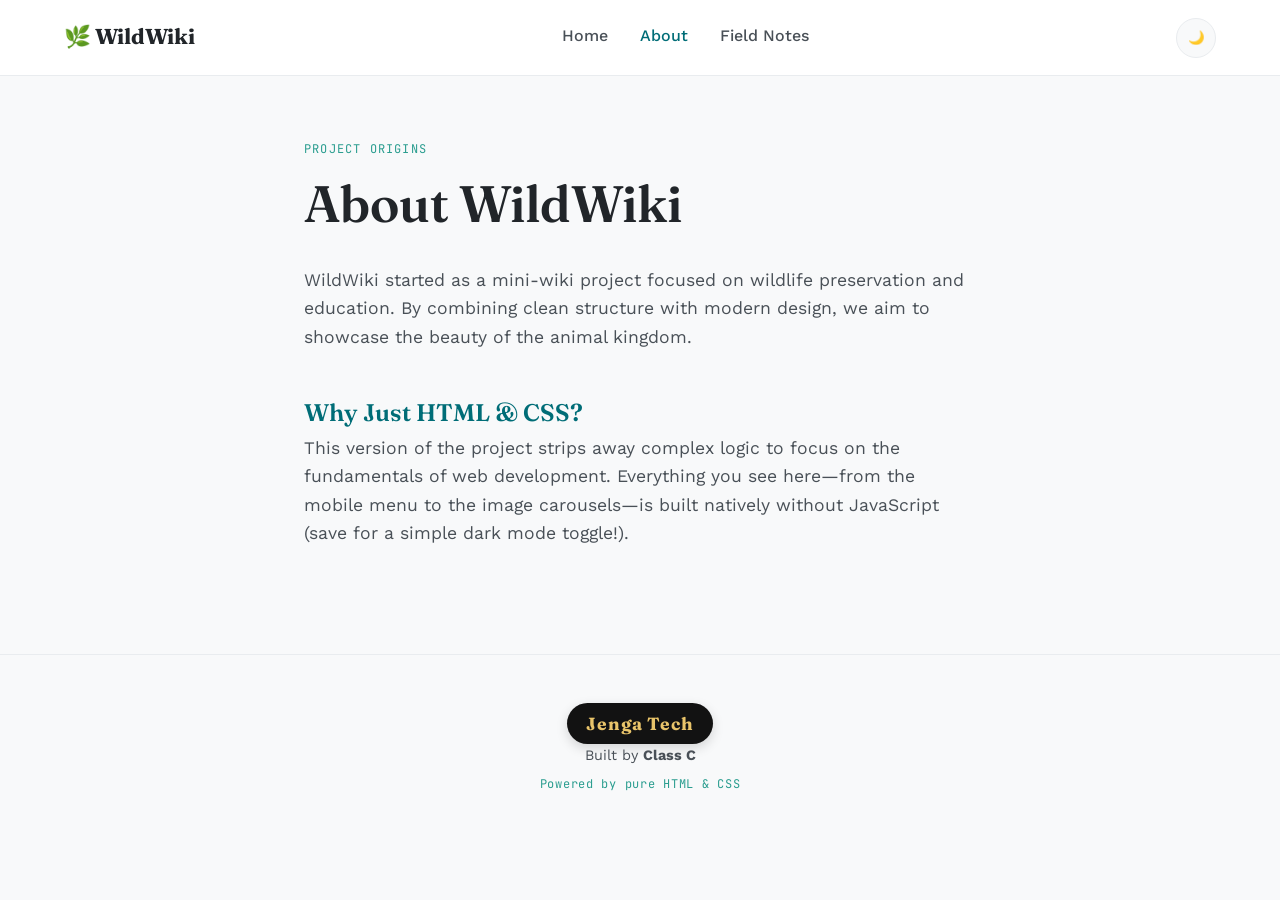
<file: about.html>
<!DOCTYPE html>
<html lang="en">
<head>
    <meta charset="UTF-8">
    <meta name="viewport" content="width=device-width, initial-scale=1.0">
    <title>WildWiki — About</title>
    <link href="https://fonts.googleapis.com/css2?family=Fraunces:wght@400;600;700&family=Work+Sans:wght@400;500;600&family=JetBrains+Mono&display=swap" rel="stylesheet">
    <link rel="stylesheet" href="css/style.css">
    <script>if (localStorage.getItem('wildwiki-theme') === 'dark') document.documentElement.setAttribute('data-theme', 'dark');</script>
</head>
<body>

    <!-- SHARED NAVIGATION -->
    <header class="navbar">
        <a href="index.html" class="navbar__brand">🌿 WildWiki</a>
        <input type="checkbox" id="nav-checkbox">
        <nav class="navbar__nav">
            <a href="index.html" class="navbar__link">Home</a>
            <a href="about.html" class="navbar__link is-active">About</a>
            <a href="funfacts.html" class="navbar__link">Field Notes</a>
        </nav>
        <div class="navbar__actions">
            <button id="themeToggle" class="theme-toggle" type="button" aria-label="Toggle dark mode">
                <span class="theme-toggle__icon">🌙</span>
            </button>
            <label for="nav-checkbox" class="nav-toggle-label">
                <span></span><span></span><span></span>
            </label>
        </div>
    </header>

    <main style="max-width: 800px; margin: 4rem auto; padding: 0 5%; min-height: 50vh;">
        <p class="eyebrow">PROJECT ORIGINS</p>
        <h1 class="hero__title" style="margin-bottom: 2rem;">About WildWiki</h1>
        
        <article style="font-size: 1.1rem; color: var(--color-ink-soft);">
            <p style="margin-bottom: 1.5rem;">WildWiki started as a mini-wiki project focused on wildlife preservation and education. By combining clean structure with modern design, we aim to showcase the beauty of the animal kingdom.</p>
            
            <h2 class="topic-title" style="margin-top: 3rem; font-size: 1.5rem;">Why Just HTML & CSS?</h2>
            <p>This version of the project strips away complex logic to focus on the fundamentals of web development. Everything you see here—from the mobile menu to the image carousels—is built natively without JavaScript (save for a simple dark mode toggle!).</p>
        </article>
    </main>

    <!-- SHARED FOOTER -->
    <footer class="footer">
        <div class="footer__brand">Jenga Tech</div>
        <p>Built by <strong>Class C</strong></p>
        <p class="tag-mono">Powered by pure HTML &amp; CSS</p>
    </footer>

    <script src="js/script.js"></script>
</body>
</html>
</file>
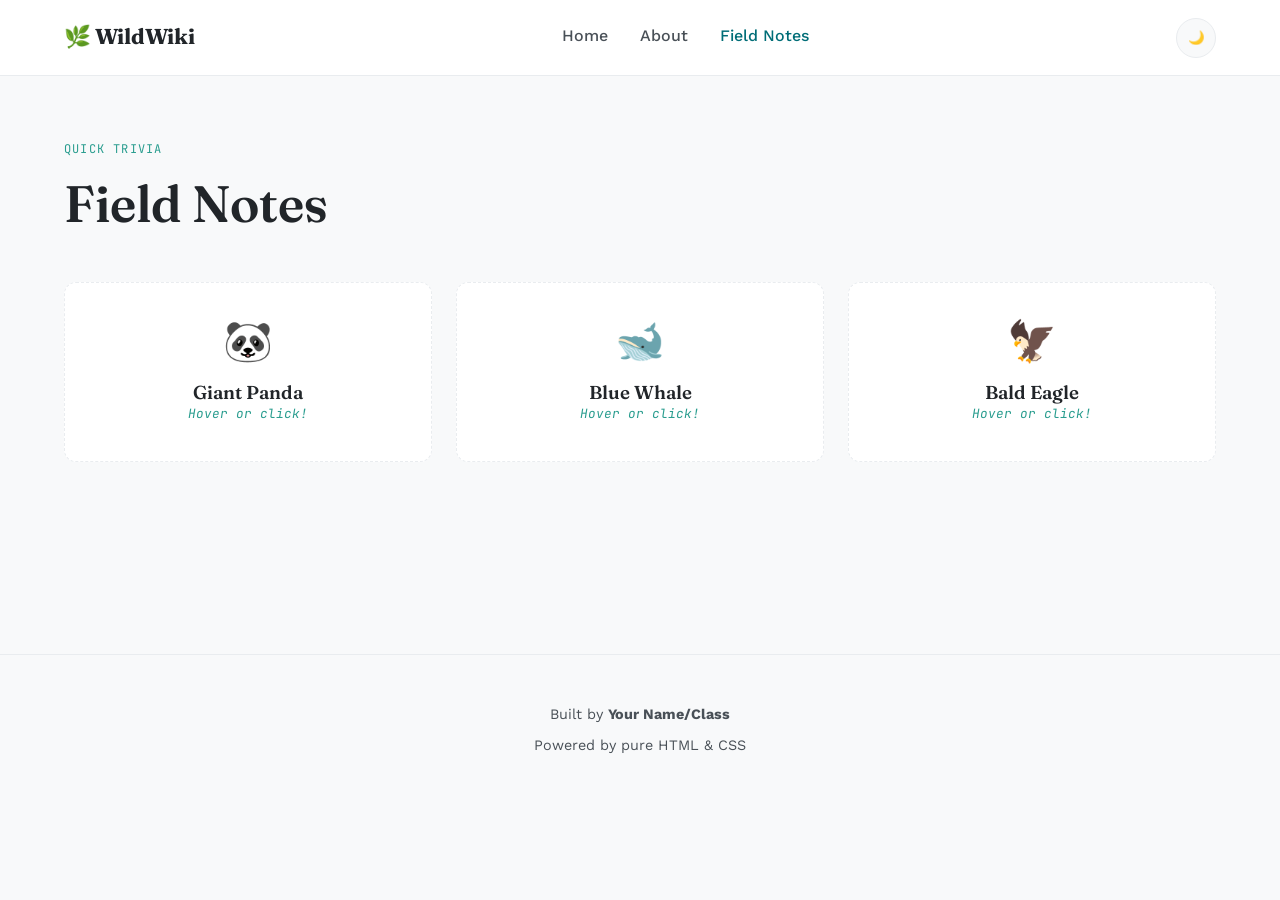
<file: funfacts.html>
<!DOCTYPE html>
<html lang="en">
<head>
    <meta charset="UTF-8">
    <meta name="viewport" content="width=device-width, initial-scale=1.0">
    <title>WildWiki — Field Notes</title>
    <link href="https://fonts.googleapis.com/css2?family=Fraunces:wght@400;600;700&family=Work+Sans:wght@400;500;600&family=JetBrains+Mono&display=swap" rel="stylesheet">
    <link rel="stylesheet" href="css/style.css">
    <script>if (localStorage.getItem('wildwiki-theme') === 'dark') document.documentElement.setAttribute('data-theme', 'dark');</script>
</head>
<body>

    <!-- SHARED NAVIGATION -->
    <header class="navbar">
        <a href="index.html" class="navbar__brand">🌿 WildWiki</a>
        <input type="checkbox" id="nav-checkbox">
        <nav class="navbar__nav">
            <a href="index.html" class="navbar__link">Home</a>
            <a href="about.html" class="navbar__link">About</a>
            <a href="funfacts.html" class="navbar__link is-active">Field Notes</a>
        </nav>
        <div class="navbar__actions">
            <button id="themeToggle" class="theme-toggle" type="button" aria-label="Toggle dark mode">
                <span class="theme-toggle__icon">🌙</span>
            </button>
            <label for="nav-checkbox" class="nav-toggle-label">
                <span></span><span></span><span></span>
            </label>
        </div>
    </header>

    <main style="max-width: var(--max-width); margin: 4rem auto; padding: 0 5%; min-height: 50vh;">
        <p class="eyebrow">QUICK TRIVIA</p>
        <h1 class="hero__title" style="margin-bottom: 3rem;">Field Notes</h1>
        
        <div class="flip-grid">
            <!-- Pure CSS Flip Card 1 -->
            <div class="flip-card" tabindex="0">
                <div class="flip-card__inner">
                    <div class="flip-card__front">
                        <span style="font-size: 2.5rem; margin-bottom: 0.5rem;">🐼</span>
                        <h3>Giant Panda</h3>
                        <p class="scientific-name">Hover or click!</p>
                    </div>
                    <div class="flip-card__back">
                        <p>Giant pandas spend 10 to 16 hours a day foraging and eating bamboo!</p>
                    </div>
                </div>
            </div>

            <!-- Pure CSS Flip Card 2 -->
            <div class="flip-card" tabindex="0">
                <div class="flip-card__inner">
                    <div class="flip-card__front">
                        <span style="font-size: 2.5rem; margin-bottom: 0.5rem;">🐋</span>
                        <h3>Blue Whale</h3>
                        <p class="scientific-name">Hover or click!</p>
                    </div>
                    <div class="flip-card__back">
                        <p>A blue whale's tongue can weigh as much as an elephant.</p>
                    </div>
                </div>
            </div>

            <!-- Pure CSS Flip Card 3 -->
            <div class="flip-card" tabindex="0">
                <div class="flip-card__inner">
                    <div class="flip-card__front">
                        <span style="font-size: 2.5rem; margin-bottom: 0.5rem;">🦅</span>
                        <h3>Bald Eagle</h3>
                        <p class="scientific-name">Hover or click!</p>
                    </div>
                    <div class="flip-card__back">
                        <p>They can reach speeds up to 100 mph when diving for prey.</p>
                    </div>
                </div>
            </div>
        </div>
    </main>

    <!-- SHARED FOOTER -->
    <footer class="footer">
        <p>Built by <strong>Your Name/Class</strong></p>
        <p>Powered by pure HTML & CSS</p>
    </footer>

    <script src="js/script.js"></script>
</body>
</html>
</file>
<file: css/style.css>
/* =====================================================================
   WILDWIKI STYLESHEET (PURE CSS SCROLL-SNAP EDITION)
   ===================================================================== */

:root {
  /* Vibrant Colour palette — light mode */
  --color-bg: #F8F9FA;
  --color-bg-elevated: #FFFFFF;
  --color-ink: #212529;
  --color-ink-soft: #495057;
  --color-primary: #006D77;
  --color-primary-light: #2A9D8F;
  --color-accent: #E9C46A;
  --color-accent-warm: #F4A261;
  --color-border: #E9ECEF;
  --color-danger: #E76F51;

  /* Typography */
  --font-display: 'Fraunces', serif;
  --font-body: 'Work Sans', sans-serif;
  --font-mono: 'JetBrains Mono', monospace;

  /* Layout */
  --sidebar-width: 200px;
  --max-width: 1300px;
  --radius: 12px;
  --shadow: 0 8px 24px rgba(0, 109, 119, 0.08);
  --transition: 0.3s ease;
}

[data-theme="dark"] {
  --color-bg: #121212;
  --color-bg-elevated: #1E1E1E;
  --color-ink: #F8F9FA;
  --color-ink-soft: #ADB5BD;
  --color-primary: #83C5BE;
  --color-primary-light: #48CAE4;
  --color-accent: #FFDDD2;
  --color-accent-warm: #E29578;
  --color-border: #343A40;
  --shadow: 0 8px 24px rgba(0, 0, 0, 0.5);
}

* {
  margin: 0;
  padding: 0;
  box-sizing: border-box;
}

html {
  /* Makes sidebar hash links glide smoothly */
  scroll-behavior: smooth; 
  /* Offset scroll so fixed navbar doesn't cover section headers */
  scroll-padding-top: 100px; 
}

body {
  font-family: var(--font-body);
  background: var(--color-bg);
  color: var(--color-ink);
  line-height: 1.6;
  transition: background var(--transition), color var(--transition);
}

img, video {
  max-width: 100%;
  display: block;
  border-radius: var(--radius);
}

a { color: inherit; text-decoration: none; }
h1, h2, h3 { font-family: var(--font-display); line-height: 1.15; font-weight: 600; }

.tag-mono {
  font-family: var(--font-mono);
  font-size: 0.75rem;
  letter-spacing: 0.06em;
  color: var(--color-primary-light);
}

/* --- NAVBAR --- */
.navbar {
  display: flex;
  align-items: center;
  justify-content: space-between;
  padding: 1.1rem 5%;
  background: var(--color-bg-elevated);
  border-bottom: 1px solid var(--color-border);
  position: sticky;
  top: 0;
  z-index: 50;
}

.navbar__brand { font-family: var(--font-display); font-size: 1.35rem; font-weight: 700; display: flex; align-items: center; gap: 0.4rem; }
.navbar__nav { display: flex; gap: 2rem; }
.navbar__link { font-weight: 500; color: var(--color-ink-soft); padding-bottom: 4px; }
.navbar__link:hover, .navbar__link.is-active { color: var(--color-primary); }

.navbar__actions { display: flex; align-items: center; gap: 0.75rem; }

.theme-toggle {
  background: var(--color-bg); border: 1px solid var(--color-border);
  border-radius: 50%; width: 40px; height: 40px; cursor: pointer;
}

/* CSS-ONLY MOBILE MENU HACK */
#nav-checkbox { display: none; }
.nav-toggle-label {
  display: none; flex-direction: column; gap: 5px; cursor: pointer;
}
.nav-toggle-label span { width: 24px; height: 2px; background: var(--color-ink); }

/* --- HERO --- */
.hero { display: flex; align-items: center; gap: 4rem; padding: 4rem 5%; max-width: var(--max-width); margin: 0 auto; }
.hero__text { flex: 1.1; }
.eyebrow { font-family: var(--font-mono); font-size: 0.75rem; letter-spacing: 0.1em; color: var(--color-primary-light); margin-bottom: 1rem; }
.hero__title { font-size: clamp(2rem, 4vw, 3.2rem); margin-bottom: 1.2rem; }
.hero__title em { font-style: italic; color: var(--color-primary); }
.hero__subtitle { color: var(--color-ink-soft); max-width: 46ch; margin-bottom: 2rem; font-size: 1.05rem; }
.hero__cta-row { display: flex; gap: 1rem; margin-bottom: 3rem; flex-wrap: wrap; }

.btn { display: inline-block; padding: 0.85rem 1.6rem; border-radius: 999px; font-weight: 600; }
.btn--primary { background: var(--color-primary); color: #fff; }
.btn--ghost { border: 1px solid var(--color-border); color: var(--color-ink); }

/* --- PURE CSS SCROLL-SNAP CAROUSEL WITH SCROLLBAR --- */
.carousel {
  flex: 1;
  border-radius: var(--radius);
  overflow: hidden;
  box-shadow: var(--shadow);
  background: var(--color-bg-elevated);
}

.carousel__track {
  display: flex;
  overflow-x: auto;
  scroll-snap-type: x mandatory;
  scroll-behavior: smooth;
  /* Firefox Scrollbar Styling */
  scrollbar-width: thin;
  scrollbar-color: var(--color-primary-light) var(--color-bg);
}

/* WebKit (Chrome, Safari, Edge) Scrollbar Styling */
.carousel__track::-webkit-scrollbar {
  height: 8px;
}

.carousel__track::-webkit-scrollbar-track {
  background: var(--color-bg);
}

.carousel__track::-webkit-scrollbar-thumb {
  background-color: var(--color-primary-light);
  border-radius: 999px;
}

.carousel__slide {
  scroll-snap-align: start;
  scroll-snap-stop: always;
  flex: 0 0 100%;
}

.carousel__slide img {
  border-radius: 0;
  width: 100%;
  height: 340px;
  object-fit: cover;
}

.carousel__slide figcaption {
  padding: 1rem 1.2rem;
  font-family: var(--font-display);
  font-size: 1.05rem;
}

/* --- LAYOUT & SIDEBAR --- */
.layout { display: flex; gap: 3rem; max-width: var(--max-width); margin: 0 auto; padding: 0 5% 5rem; align-items: flex-start; }

/* Desktop Sidebar */
.sidebar {
  flex: 0 0 var(--sidebar-width); position: sticky; top: 100px; 
  background: var(--color-bg-elevated); border: 1px solid var(--color-border); border-radius: var(--radius); padding: 1.2rem;
}
.sidebar__label { font-family: var(--font-mono); font-size: 0.75rem; text-transform: uppercase; color: var(--color-primary-light); margin-bottom: 0.8rem; }
.sidebar__list { list-style: none; display: flex; flex-direction: column; gap: 0.5rem; }
.sidebar-link { display: block; padding: 0.6rem; border-radius: 8px; color: var(--color-ink-soft); transition: var(--transition); }
.sidebar-link:hover { background: var(--color-bg); color: var(--color-primary); }

/* Content sections stacked naturally */
.content { flex: 1; display: flex; flex-direction: column; gap: 4rem; min-width: 0; }
.topic-title { font-size: 2rem; margin-bottom: 0.5rem; color: var(--color-primary); }
.topic-intro { color: var(--color-ink-soft); margin-bottom: 2rem; }

/* --- CARDS --- */
.card-grid { display: grid; grid-template-columns: repeat(auto-fit, minmax(240px, 1fr)); gap: 1.5rem; perspective: 1000px; }
.specimen-card {
  position: relative; background: var(--color-bg-elevated); border: 1px dashed var(--color-border); 
  border-radius: var(--radius); padding: 1.3rem; transition: transform 0.3s ease, box-shadow 0.3s ease;
}
.specimen-card:hover { transform: translateY(-4px); box-shadow: var(--shadow); }
.specimen-card__number {
  position: absolute; top: -10px; left: 14px; background: var(--color-accent); color: #000; font-family: var(--font-mono); font-size: 0.7rem; padding: 0.2rem 0.6rem; border-radius: 999px; font-weight: 700;
}
.specimen-card img { margin-bottom: 1rem; height: 170px; width: 100%; object-fit: cover; }
.specimen-card h3 { font-size: 1.15rem; margin-bottom: 0.15rem; }
.scientific-name { font-style: italic; font-family: var(--font-mono); font-size: 0.8rem; color: var(--color-primary-light); margin-bottom: 0.6rem; }

/* --- ENDANGERED VIDEO CARDS --- */
.video-card video { width: 100%; aspect-ratio: 16/9; background: #000; border-radius: var(--radius); margin-bottom: 1rem; }

/* --- PURE CSS FLIP CARDS (Field Notes) --- */
.flip-grid { display: grid; grid-template-columns: repeat(auto-fit, minmax(220px, 1fr)); gap: 1.5rem; padding-bottom: 5rem; }
.flip-card {
  background: none; border: none; perspective: 1000px; height: 180px; 
  cursor: pointer; outline: none;
}
.flip-card__inner {
  position: relative; width: 100%; height: 100%; transition: transform 0.6s ease; transform-style: preserve-3d;
}
/* Flip on hover OR focus (for keyboard navigation) */
.flip-card:hover .flip-card__inner,
.flip-card:focus-within .flip-card__inner { transform: rotateY(180deg); }

.flip-card__front, .flip-card__back {
  position: absolute; inset: 0; backface-visibility: hidden; border-radius: var(--radius);
  display: flex; flex-direction: column; align-items: center; justify-content: center; padding: 1.2rem; text-align: center;
}
.flip-card__front { background: var(--color-bg-elevated); border: 1px dashed var(--color-border); }
.flip-card__back { background: var(--color-primary); color: #fff; transform: rotateY(180deg); font-size: 0.9rem; }

/* --- RESPONSIVE --- */
@media (max-width: 900px) {
  .hero { flex-direction: column; text-align: center; padding-top: 2rem; }
  .hero__cta-row { justify-content: center; }
  .layout { flex-direction: column; }
  .sidebar { width: 100%; position: static; display: flex; flex-wrap: wrap; gap: 0.5rem; }
  .sidebar__list { flex-direction: row; flex-wrap: wrap; }
}

@media (max-width: 720px) {
  .nav-toggle-label { display: flex; }
  .navbar__nav {
    display: none; position: absolute; top: 100%; left: 0; right: 0;
    background: var(--color-bg-elevated); flex-direction: column; padding: 1rem 5%; border-bottom: 1px solid var(--color-border);
  }
  /* Checkbox Hack Logic */
  #nav-checkbox:checked ~ .navbar__nav { display: flex; }
}

/* --- FOOTER --- */
.footer {
  text-align: center;
  padding: 3rem 5%;
  margin-top: 4rem;
  border-top: 1px solid var(--color-border);
  color: var(--color-ink-soft);
  font-size: 0.9rem;
}

.footer p {
  margin-bottom: 0.5rem;
}

.footer__brand {
  display: inline-block;
  background: #121212;             
  color: var(--color-accent);       
  font-family: var(--font-display);
  font-size: 1.1rem;
  font-weight: 700;
  padding: 0.4rem 1.2rem;
  border-radius: 999px;            
  letter-spacing: 0.05em;
  box-shadow: 0 4px 12px rgba(0, 0, 0, 0.15);
}
</file>
